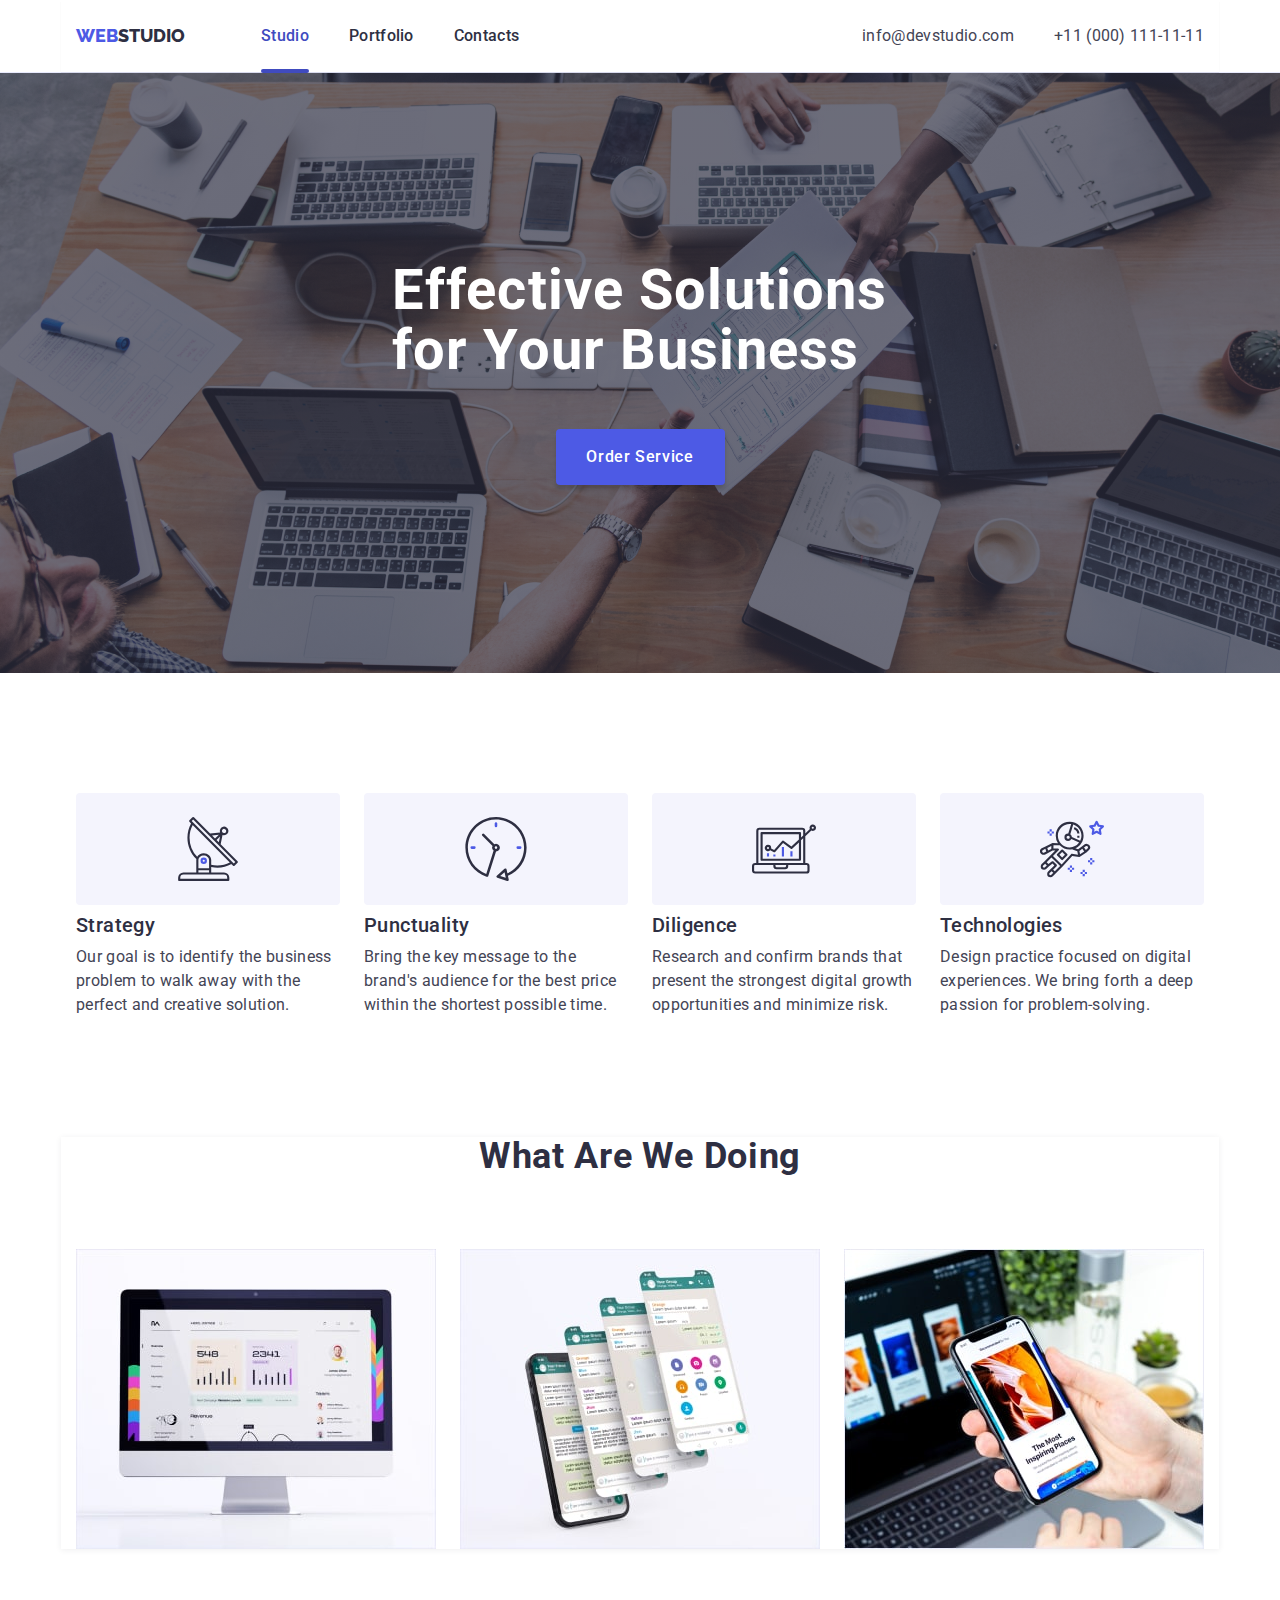
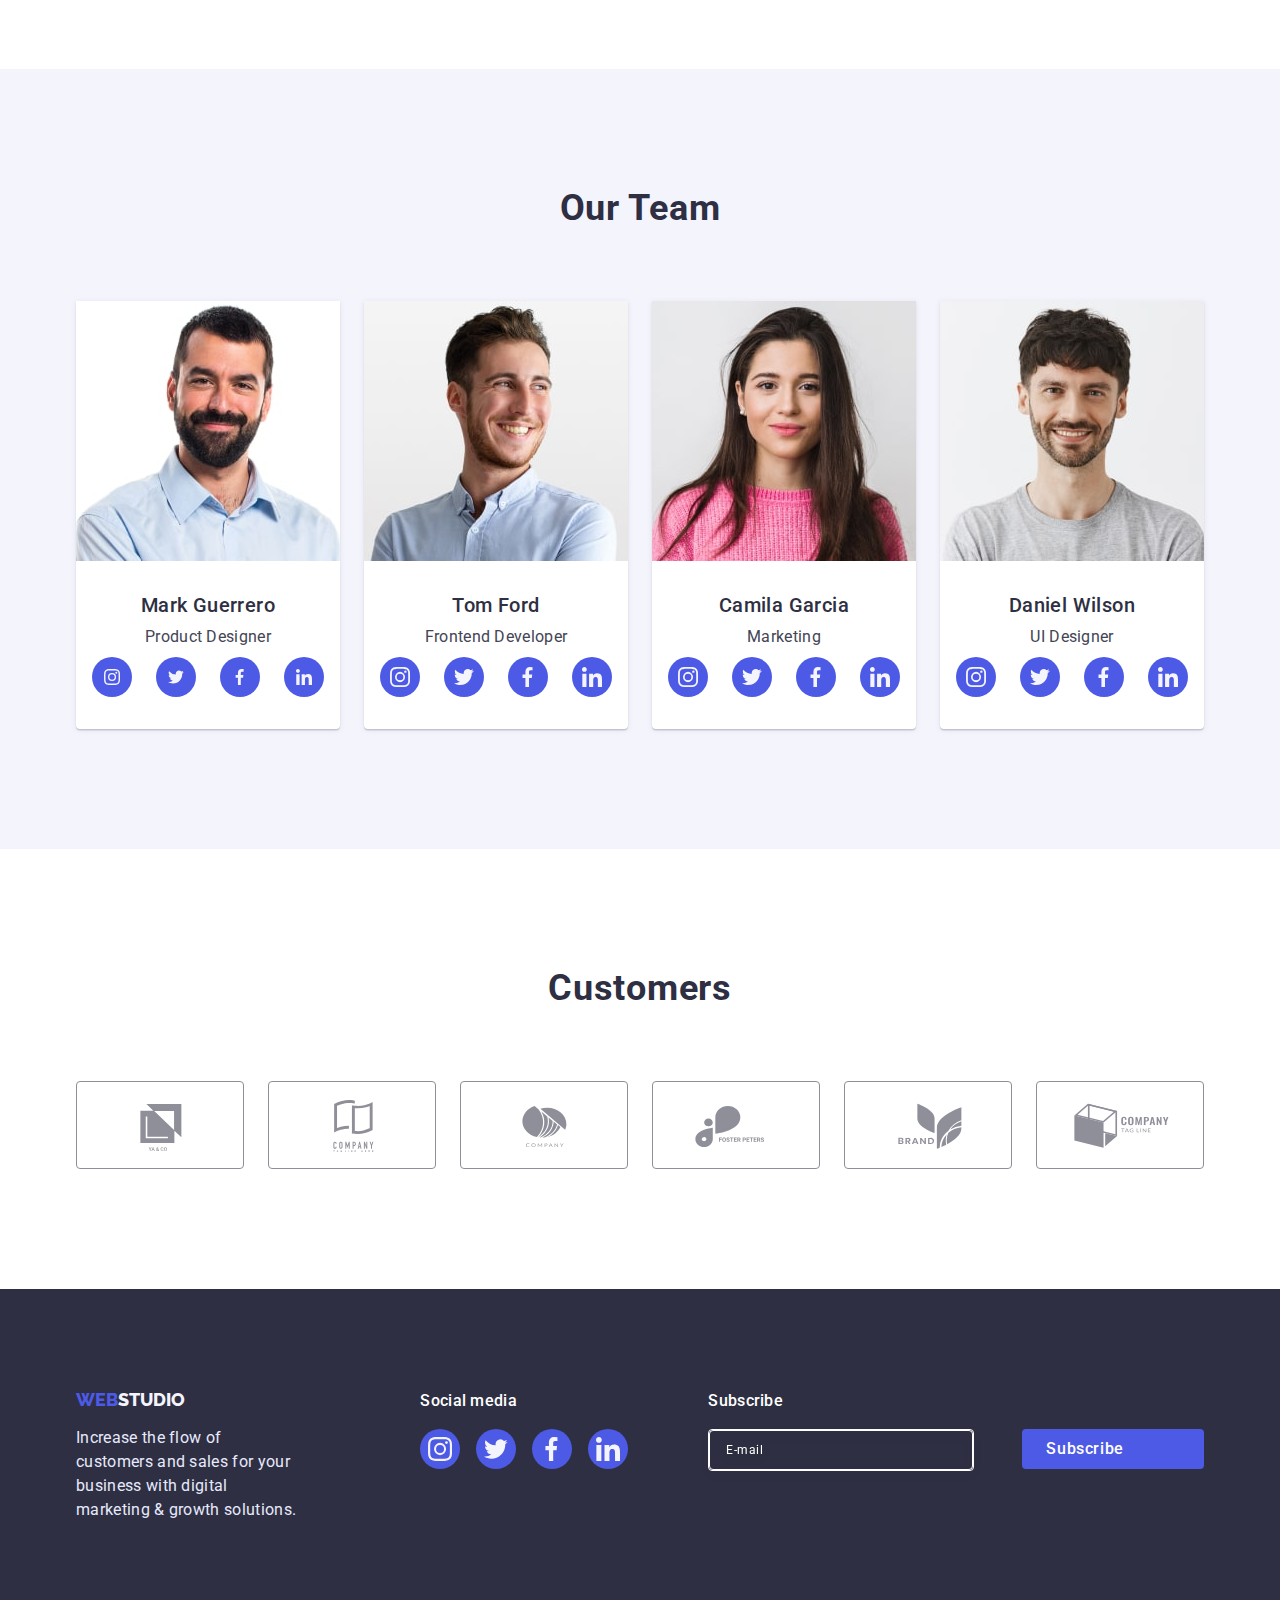
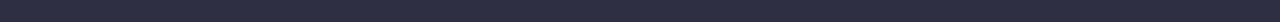
<file: index.html>
<!DOCTYPE html>
<html lang="en">
<head>
    <meta charset="UTF-8">
    <meta http-equiv="X-UA-Compatible" content="IE=edge">
    <meta name="viewport" content="width=device-width, initial-scale=1.0">
    <title>Main Page</title> 
    <link rel="preconnect" href="https://fonts.googleapis.com">
<link rel="preconnect" href="https://fonts.gstatic.com" crossorigin>
<link href="https://fonts.googleapis.com/css2?family=Raleway:wght@800&family=Roboto:wght@400;500;700&display=swap" rel="stylesheet">
<link rel="stylesheet" href="https://cdnjs.cloudflare.com/ajax/libs/modern-normalize/1.1.0/modern-normalize.min.css">
<link rel="stylesheet" href="./css/styles.css">
</head>
<body>
    <header class="header">
      <div class="container header-container">
        <nav class="menu link">
        <a class="logo-link studio" href="./index.html">Web<span class="header-logo-studio">Studio</span></a>
            <ul class="list link nav-list">
            <li class="menu-item link"><a class="menu-link current link" href="./index.html">Studio</a></li>
        <li class="menu-item link">
            <a class="menu-link link" href="./portfolio.html">Portfolio</a>
                                    </li>
        <li class="menu-item link">
            <a class="menu-link link" href="">Contacts</a>
                                  </li>
        </ul>
        </nav>
      <!-- contacts -->
      <address class="address">
        <ul class="list link address-list ">
        <li>
            <a class="contact-link  link" href=mailto:info@devstudio.com>info@devstudio.com</a></li>  
      <li>
          <a class="contact-link  link" href=tel:+110001111111>+11 (000) 111-11-11</a></li>
      </ul>
      </address>
    </div>
    </header>
      <!-- main  -->
    <main>
    <!-- Section1 -->
    <section class="section-hero">
        <div class="container">
            <h1 class="text-hero"> Effective Solutions
                for Your Business
            </h1>
          <button class="button-main" type="button" data-modal-open>Order Service </button>
        </div>
  </section>
        <!-- section2 -->
  <section class="section-no-name">
    <div class="container">
        <h2 class="visually-hidden">features</h2>
        <ul class="list-lodo list">
        <li class="desc">
          <div class="icon">
            <svg width="64" height="64">
              <use class="icon-playt" href="./images/icons.svg#antenna-1"></use>
            </svg>
          </div>
            <h3 class="title-description">Strategy</h3>
            <p class="text-description">Our goal is to identify the business
                problem to walk away with the perfect and creative solution. </p>
        </li>
        <li class="desc">
          <div class="icon">
            <svg width="64" height="64">
              <use href="./images/icons.svg#clock-1"></use>
            </svg>
          </div>
          <h3 class="title-description">Punctuality</h3>
            <p class="text-description">Bring the key message to the brand's audience for the best price within the shortest possible time.</p>
        </li>
        <li class="desc">
          <div class="icon">
            <svg width="64" height="64">
              <use href="./images/icons.svg#diagram-1"></use>
            </svg>
          </div>
          <h3 class="title-description">Diligence</h3>
            <p class="text-description">Research and confirm brands that present the strongest digital growth opportunities and minimize risk.</p>
        </li>
        <li class="desc">
          <div class="icon">
            <svg width="64" height="64">
              <use href="./images/icons.svg#astronaut-1"></use>
            </svg>
          </div>
          <h3 class="title-description">Technologies</h3>
            <p class="text-description">Design practice focused on digital experiences. We bring forth a deep passion for problem-solving.</p>
        </li>
       </ul>
    </div>
   </section>
    <!-- section 3 -->
  <section class="section-no-img">
     <div class="container container-title">
         <h2 class="title-text">What are we doing</h2>
         <ul class="list list-title">
          <li class="under-name">
          <img class="picc" src="./images/ourworks:img1.jpg" alt="desktop" width="360" height="300"/>
          </li>
          <li class="under-name">
          <img class="picc" src="./images/ourworks:img2.jpg" alt="desktop" width="360" height="300"/>
          </li>
          <li class="under-name">
          <img class="picc" src="./images/ourworks:img3.jpg" alt="desktop" width="360" height="300"/>
          </li>
        </ul>
    </div>
      </section>
              <!-- <section>4 -->
      <section class="team-section">
        <div class="container">
        <h2 class="title-text">Our Team</h2>
        <ul class="list-logo list">
        <li class="team-no-img">
          <img class="pic" src="./images/images:team:mark-guerrero.jpg" alt="mark guerrero" width="264" height="260"/>
          <div class="text-worker">
            <h3 class="team-text izi">Mark Guerrero</h3>
            <p class="team-secondary-text">Product Designer</p>
          <ul class="worker-soc-list list">
            <li class="worker-soc-item"><a href="" class="worker-soc-link"> <svg class="img-svg" width="16" height="16">
              <use href="./images/icons.svg#icon-instagram"></use>
            </svg></a></li>
            <li class="worker-soc-item"><a href="" class="worker-soc-link"><svg class="img-svg" width="16" height="16">
              <use href="./images/icons.svg#icon-twitter"></use>
            </svg></a></li>
            <li class="worker-soc-item"><a href="" class="worker-soc-link"><svg class="img-svg" width="16" height="16">
              <use href="./images/icons.svg#icon-facebook"></use>
            </svg></a></li>
            <li class="worker-soc-item"><a href="" class="worker-soc-link"><svg class="img-svg" width="16" height="16">
              <use href="./images/icons.svg#icon-linkedin"></use>
            </svg></a></li>
            </ul>
          </div>
          </li>
          <li class="team-no-img">
          <img class="pic" src="./images/images:team:tom-ford.jpg" alt="Tom Ford" width="264" height="260"/>
          <div class="text-worker">
            <h3 class="team-text izi">Tom Ford</h3>
            <p class="team-secondary-text">Frontend Developer</p>
            <ul class="worker-soc-list list">
              <li class="worker-soc-item"><a href="" class="worker-soc-link"> <svg class="worker-soc-icon" width="20" height="20">
                <use href="./images/icons.svg#icon-instagram"></use>
              </svg></a></li>
              <li class="worker-soc-item"><a href="" class="worker-soc-link"><svg width="20" height="20">
                <use href="./images/icons.svg#icon-twitter"></use>
              </svg></a></li>
              <li class="worker-soc-item"><a href="" class="worker-soc-link"><svg width="20" height="20">
                <use href="./images/icons.svg#icon-facebook"></use>
              </svg></a></li>
              <li class="worker-soc-item"><a href="" class="worker-soc-link"><svg width="20" height="20">
                <use href="./images/icons.svg#icon-linkedin"></use>
              </svg></a></li>
              </ul>
          </div>
          </li>
          <li class="team-no-img">
          <img class="pic" src="./images/images:team:camila-garcia.jpg" alt="camila garcia" width="264" height="260"/>
          <div class="text-worker">
            <h3 class="team-text izi">Camila Garcia</h3>
            <p class="team-secondary-text">Marketing</p>
            <ul class="worker-soc-list list">
              <li class="worker-soc-item"><a href="" class="worker-soc-link"> <svg width="20" height="20">
                <use href="./images/icons.svg#icon-instagram"></use>
              </svg></a></li>
              <li class="worker-soc-item"><a href="" class="worker-soc-link"><svg width="20" height="20">
                <use href="./images/icons.svg#icon-twitter"></use>
              </svg></a></li>
              <li class="worker-soc-item"><a href="" class="worker-soc-link"><svg width="20" height="20">
                <use href="./images/icons.svg#icon-facebook"></use>
              </svg></a></li>
              <li class="worker-soc-item"><a href="" class="worker-soc-link"><svg width="20" height="20">
                <use href="./images/icons.svg#icon-linkedin"></use>
              </svg></a></li>
              </ul>
          </div>
          </li>
          <li class="team-no-img">
          <img class="pic" src="./images/images:team:daniel-wilson.jpg" alt="daniel wilson" width="264" height="260"/>
          <div class="text-worker">
            <h3 class="team-text izi">Daniel Wilson</h3>
            <p class="team-secondary-text">UI Designer</p>
            <ul class="worker-soc-list list">
              <li class="worker-soc-item"><a href="" class="worker-soc-link"> <svg width="20" height="20">
                <use href="./images/icons.svg#icon-instagram"></use>
              </svg></a></li>
              <li class="worker-soc-item"><a href="" class="worker-soc-link"><svg width="20" height="20">
                <use href="./images/icons.svg#icon-twitter"></use>
              </svg></a></li>
              <li class="worker-soc-item"><a href="" class="worker-soc-link"><svg width="20" height="20">
                <use href="./images/icons.svg#icon-facebook"></use>
              </svg></a></li>
              <li class="worker-soc-item"><a href="" class="worker-soc-link"><svg width="20" height="20">
                <use href="./images/icons.svg#icon-linkedin"></use>
              </svg></a></li>
              </ul>
          </div>
        </li> 
        </ul>
      </div>
    </section>
    <!-- section 5 -->
    <section class="section-no-icons">
      <div class="container social">
<h2 class="title-text">Customers</h2>
      <ul class="socials-icon list">
        <li class="search"><a class="search-icon" href="">
            <svg class="img-svgg" width="104" height="56">
              <use href="./images/icons.svg#Logo-1"></use>
            </svg>
            </a></li>
          <li class="search"><a class="search-icon" href="">
          <svg class="img-svgg" width="104" height="56">
              <use href="./images/icons.svg#Logo-2"></use>
            </svg>
          </a></li>
            <li class="search"><a class="search-icon" href="">
          <svg class="img-svgg" width="104" height="56">
              <use href="./images/icons.svg#Logo-3"></use>
            </svg>
          </a></li>
          <li class="search"><a class="search-icon" href="">
          <svg class="img-svgg" width="104" height="56">
              <use href="./images/icons.svg#Logo-4"></use>
            </svg>
            </a></li>
            <li class="search"><a class="search-icon" href="">
            <svg class="img-svgg" width="104" height="56">
              <use href="./images/icons.svg#Logo-5"></use>
            </svg>
          </a></li>
        <li class="search"><a class="search-icon" href="">
          <svg class="img-svgg" width="104" height="56">
              <use href="./images/icons.svg#Logo-6"></use>
            </svg>
        </a></li>
      </ul>
</div>
    </section>
  </main>
    <footer class="footer link footer-list">
      <div class="container footer-container">
      <div class="container-logo">
        <a class="footer-logo link" href="./index.html">Web<span class="footer-logo-studio">Studio</span></a>
        <p class="footer-text-description">
          Increase the flow of customers and sales for your business with digital marketing & growth solutions.</p>
      </div>
      <div class="logo-icon"><p class="footer-text-end">Social media</p>
      <ul class="worker-soc-lisen list">
      <li class="worker-soc-items"><a href="" class="worker-soc-footer"> <svg class="img-svggg" width="24" height="24">
      <use href="./images/icons.svg#icon-instagram"></use>
      </svg></a></li>
      <li class="worker-soc-items"><a href="" class="worker-soc-footer"><svg class="img-svggg" width="24" height="24">
      <use href="./images/icons.svg#icon-twitter"></use>
      </svg></a></li>
      <li class="worker-soc-items"><a href="" class="worker-soc-footer"><svg class="img-svggg" width="24" height="24">
      <use href="./images/icons.svg#icon-facebook"></use>
      </svg></a></li>
      <li class="worker-soc-items"><a href="" class="worker-soc-footer"><svg class="img-svggg" width="24" height="24">
      <use href="./images/icons.svg#icon-linkedin"></use>
    </svg></a></li>
    </ul>
    </div>
    <div class="form-div-end">
    <p class="footer-text-end">Subscribe</p>
    <form class="contact-form-end">
    <label class="form-field-end">
    <input class="form-input-end" type="email" name="user-email" placeholder="E-mail"  required/>
    </label>
    <button class="form-btn-end" type="submit"><svg class="modal-icon-end" width="24" height="24">
      <use href="./images/icons.svg#sms"></use></svg> Subscribe </button>
  </form>
  </div>
  </div>
 </footer>
 <div class="backdrop is-hidden" data-modal>
  <div class="modal">
    <button type="button" class="model-close-btn" data-modal-close>
      <svg class="modal-close-icon" width="8" height="8">
        <use href="./images/icons.svg#btn"></use>
      </svg>
    </button>
    <p class="form-text-p">Leave your contacts and we will call you back</p>
  <form class="contact-form">
  <div class="modal-field">
      <label class="form-field-wrapper" for="user-name">Name</label>
      <div class="modal-desc">
        <input class="form-input" type="text" id="user-name" name="user-name" required pattern="[a-zA-Zа-яА-ЯіІїЇґҐ'єЄ]+"/>
        <svg class="form-imput-icon" width="18" height="24">
          <use class="form-icon" href="./images/icons.svg#men"></use>
        </svg>
    </div>
    </div>
    <div class="modal-field">
      <label class="form-field-wrapper" for="user-phone">Phone</label>
        <div class="modal-desc">
          <input class="form-input" type="tel" id="user-phone" name="user_tel" required pattern="[0-9]{3}-[0-9]{3}-[0-9]{2}-[0-9]{2}"
          title="xxx-xxx-xx-xx"
          />
          <svg class="form-imput-icon" width="18" height="24">
          <use class="form-icon" href="./images/icons.svg#tel"></use>
        </svg>
        </div>
      </div>
    <div class="modal-field">
      <label class="form-field-wrapper" for="user-email">Email</label>
        <div class="modal-desc">
          <input class="form-input" type="email" id="user-email" name="user_email" required/>
        <svg class="form-imput-icon" width="18" height="24">
          <use class="form-icon" href="./images/icons.svg#mail"></use>
        </svg>
        </div>
    </div>
        <div class="textarea-field">
          <label class="form-field-wrapper" for="user-comment">Comment</label>
          <textarea class="form-comment" id="user-comment" name="user-comment" placeholder="Text input"
          ></textarea>
          </div>
      <div class="modal-privacy">
    <input class="contact-checkbox visually-hidden" id="user-privacy" type="checkbox" name="user-privacy" value="true" required/>
  <label class="form-field-wrapper" for="user-privacy">
  <span class="check-emply">
    <svg class="form-own-checkbox" width="10" height="8">
              <use class="form-checkmark-icon" href="./images/icons.svg#check"></use>
            </svg>
  </span>
  I accept the terms and conditions of the 
    <a class="modal-check-field" href="">Privacy Policy</a></label>
</div>
<button type="submit" class="form-submit">Send</button>
</form>
</div>
</div>
<script src="./js/modal.js"></script>
</body>
</html>
</file>
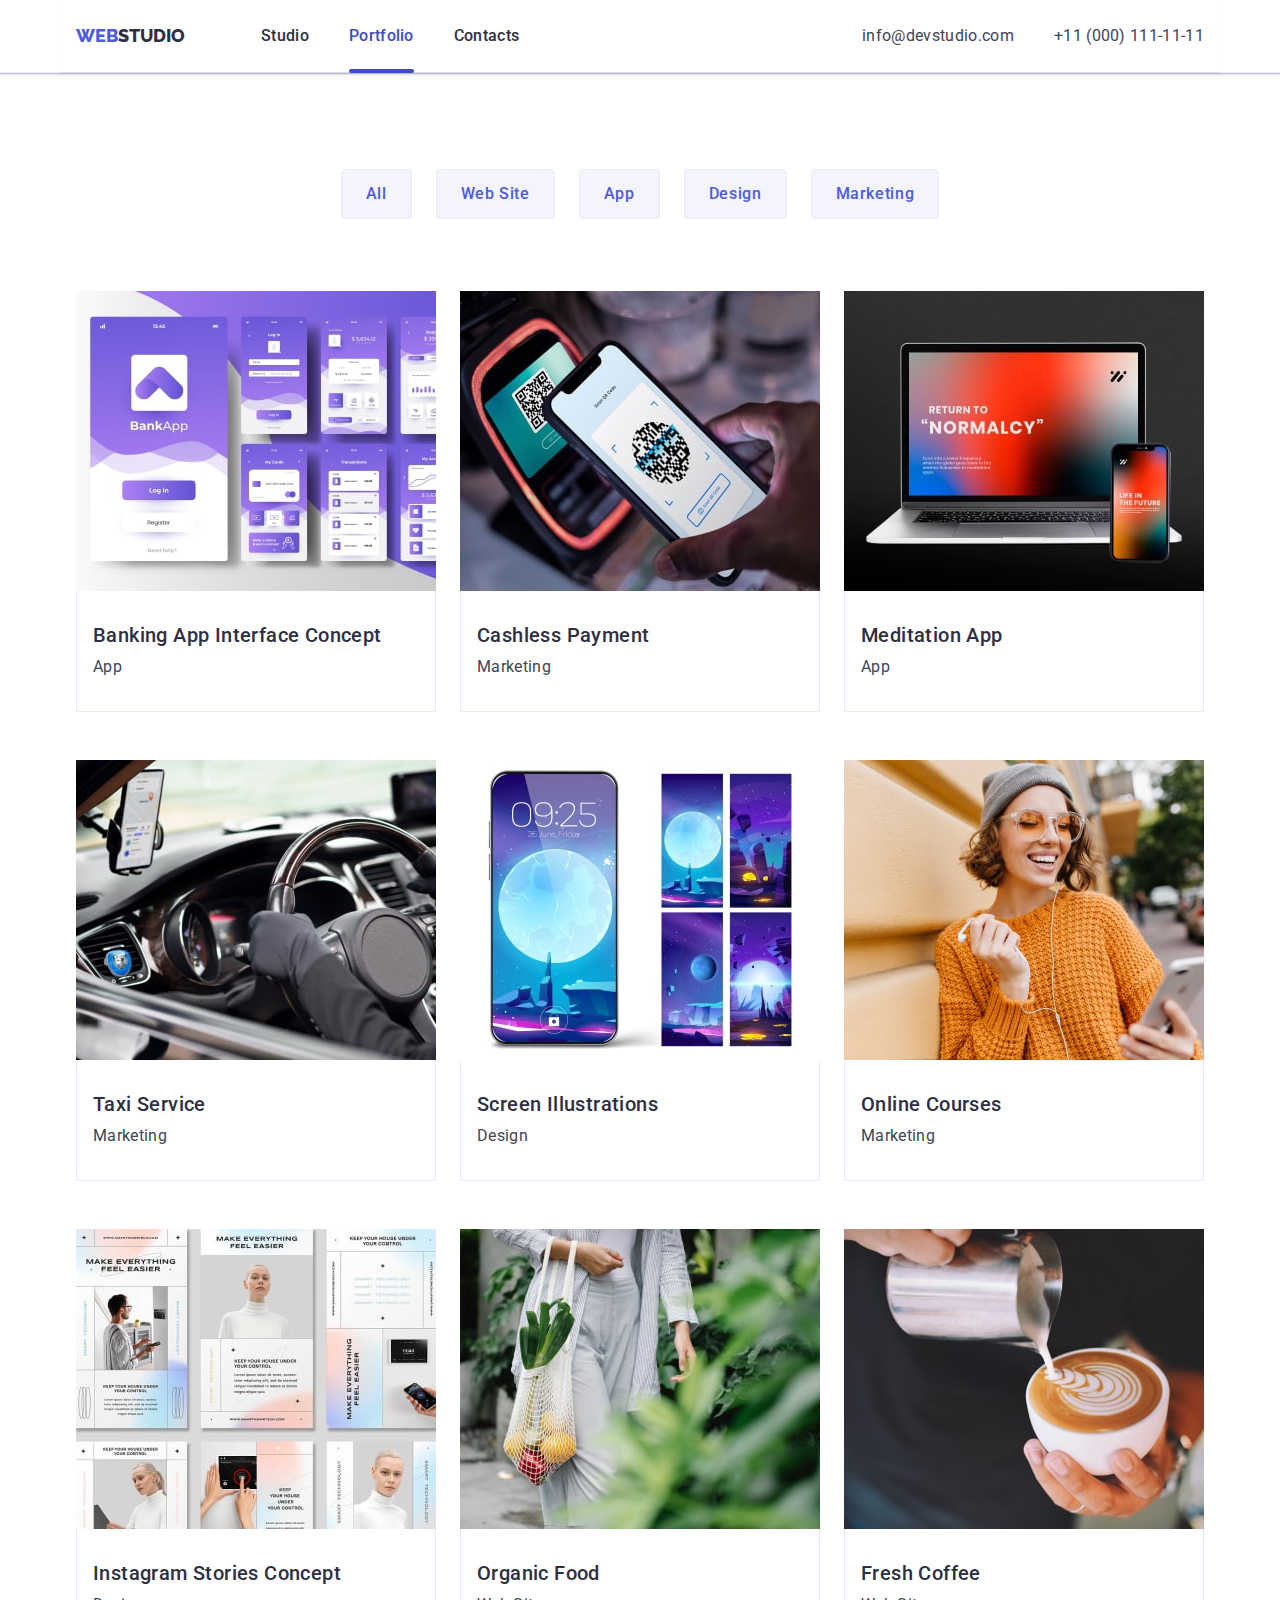
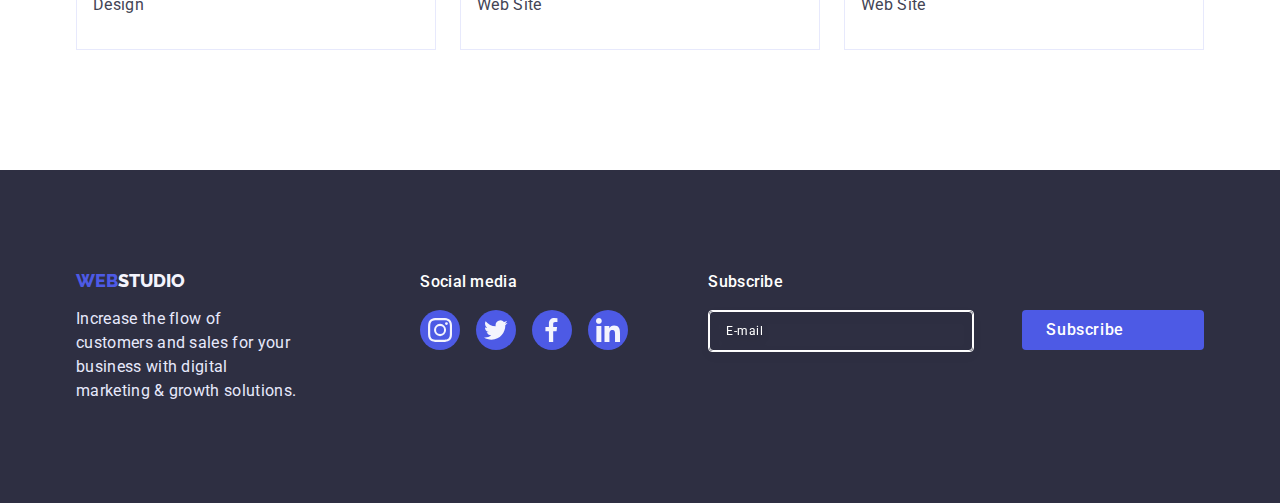
<file: portfolio.html>
<!DOCTYPE html>
<html lang="en">
<head>
    <meta charset="UTF-8">
    <meta http-equiv="X-UA-Compatible" content="IE=edge">
    <meta name="viewport" content="width=device-width, initial-scale=1.0">
    <title>Document</title><link rel="preconnect" href="https://fonts.googleapis.com" />
     <link rel="preconnect" href="https://fonts.googleapis.com">
     <link rel="preconnect" href="https://fonts.gstatic.com" crossorigin>
     <link rel="stylesheet" href="https://fonts.googleapis.com/css2?family=Raleway:wght@400;500;600;700;800;900&family=Roboto:wght@400;500;700;900&display=swap">
      <link rel="stylesheet" href="https://cdnjs.cloudflare.com/ajax/libs/modern-normalize/1.1.0/modern-normalize.min.css">
     <link rel="stylesheet" href="./css/styles.css" />
</head>
<body>
    <header class="header">
      <div class="container header-container">
      <nav class="menu">
        <a class="logo-link" href="./index.html">Web<span class="header-logo-studio">Studio</span></a>
            <ul class="list link nav-list">
              <li class="menu-item">
                <a class="menu-link link line" href="./index.html">Studio</a>
              </li>
              <li class="menu-item">
                <a class="menu-link link current line" href="./portfolio.html">Portfolio</a>
              </li>
              <li class="menu-item">
                <a class="menu-link link line" href="">Contacts</a>
              </li>
            </ul>
            </nav>
          <!-- contacts -->
           <address class="address">
            <ul class="list link address-list">
              <li>
                <a class="contact-link link" href="mailto:info@devstudio.com"
                 >info@devstudio.com</a
               >
             </li>
             <li>
               <a class="contact-link link" href="tel:+110001111111"
                 >+11 (000) 111-11-11</a>
            </li>
            </ul>
        </address>
        </div>
      </header>
  <!-- MAIN -->
      <main>
        <section class="section-prioriti">
        <div class="container row">
          <h1 class="visually-hidden">Portfolio</h1>
            <ul class="list list-btn">
              <li class="items"><button class="portfolio-buttons portfo-lio" type="button">All</button></li>
              <li class="items"><button class="portfolio-buttons portfo-lio" type="button">Web Site</button></li>
              <li class="items"><button class="portfolio-buttons portfo-lio" type="button">App</button></li>
              <li class="items"><button class="portfolio-buttons portfo-lio" type="button">Design</button></li>
              <li class="items"><button class="portfolio-buttons portfo-lio" type="button">Marketing</button></li>
            </ul>
              <ul class="list phfoto">
                    <li class="items-list">
                      <a href="" class="link no-bank">
                      <div class="wrapper-no-name">
                        <img class="pic"
                         src="./images/banking-app.jpg"
                         alt="Banking App Interface"
                         width="360"
                         height="300"
                        />
                        <p class="overlay">14 Stylish and User-Friendly App Design Concepts · Task Manager App · Calorie Tracker App · Exotic Fruit Ecommerce App · Cloud Storage App</p>
                      </div>
                      <div class="revolution">
                        <h2 class="team-text use">Banking App Interface Concept</h2>
                        <p class="team-secondary-text use">App</p>
                      </div>
                      </a>
                     </li>
                     <li class="items-list">
                      <a href="" class="link no-bank">
                        <div class="wrapper-no-name">
                        <img class="pic"
                       src="./images/cashless-payment.jpg"
                       alt="bank terminal"
                       width="360"
                       height="300"
                       />
                       <p class="overlay">14 Stylish and User-Friendly App Design Concepts · Task Manager App · Calorie Tracker App · Exotic Fruit Ecommerce App · Cloud Storage App</p>
                       </div>
                       <div class="revolution">
                         <h2 class="team-text use">Cashless Payment</h2>
                          <p class="team-secondary-text use">Marketing</p>
                       </div>
                       </a>
                       </li>
                       <li class="items-list">
                        <a href="" class="link no-bank">
                        <div class="wrapper-no-name">
                          <img class="pic"
                        src="./images/meditation.jpg"
                        alt="app"
                        width="360"
                        height="300"
                        />
                        <p class="overlay">14 Stylish and User-Friendly App Design Concepts · Task Manager App · Calorie Tracker App · Exotic Fruit Ecommerce App · Cloud Storage App</p>
                        </div>
                        <div class="revolution">
                          <h2 class="team-text use">Meditation App</h2>
                          <p class="team-secondary-text use">App</p>
                        </div>
                        </a>
                        </li>
                       <li class="items-list">
                      <a href="" class="link no-bank">
                        <div class="wrapper-no-name">
                        <img class="pic"
                        src="./images/driver.jpg"
                        alt="the driver"
                        width="360"
                        height="300"
                        />
                        <p class="overlay">14 Stylish and User-Friendly App Design Concepts · Task Manager App · Calorie Tracker App · Exotic Fruit Ecommerce App · Cloud Storage App</p>
                        </div>
                        <div class="revolution">
                         <h2 class="team-text use">Taxi Service</h2>
                         <p class="team-secondary-text use">Marketing</p>
                       </div>
                      </a> 
                     </li>
                     <li class="items-list">
                      <a href="" class="link no-bank">
                      <div class="wrapper-no-name">
                        <img class="pic"
                      src="./images/cellphone.jpg"
                      alt="Screen Illustrations"
                      width="360"
                      height="300"
                       />
                       <p class="overlay">14 Stylish and User-Friendly App Design Concepts · Task Manager App · Calorie Tracker App · Exotic Fruit Ecommerce App · Cloud Storage App</p>
                      </div>
                       <div class="revolution">
                        <h2 class="team-text use">Screen Illustrations</h2>
                        <p class="team-secondary-text use">Design</p>
                      </div>
                      </a>
                     </li>
                     <li class="items-list">
                       <a href="" class="link no-bank">
                        <div class="wrapper-no-name">
                        <img class="pic"
                        src="./images/girl.jpg"
                        alt="happy girl"
                        width="360"
                        height="300"
                        />
                        <p class="overlay">14 Stylish and User-Friendly App Design Concepts · Task Manager App · Calorie Tracker App · Exotic Fruit Ecommerce App · Cloud Storage App</p>
                        </div>
                        <div class="revolution">
                         <h2 class="team-text use">Online Courses</h2>
                         <p class="team-secondary-text use">Marketing</p>
                       </div>
                       </a>
                    </li>
                      <li class="items-list">
                       <a href="" class="link no-bank">
                        <div class="wrapper-no-name">
                        <img class="pic"
                       src="./images/instagram.jpg"
                       alt="Instagram content"
                       width="360"
                       height="300"
                       />
                       <p class="overlay">14 Stylish and User-Friendly App Design Concepts · Task Manager App · Calorie Tracker App · Exotic Fruit Ecommerce App · Cloud Storage App</p>
                      </div>
                       <div class="revolution">
                         <h2 class="team-text use">Instagram Stories Concept</h2>
                         <p class="team-secondary-text use">Design</p>
                       </div>
                       </a>
                      </li>
                    <li class="items-list">
                      <a href="" class="link no-bank">
                        <div class="wrapper-no-name">
                        <img class="pic"
                       src="./images/food.jpg"
                       alt="a bag of vegetables"
                        width="360"
                        height="300"
                        />
                        <p class="overlay">14 Stylish and User-Friendly App Design Concepts · Task Manager App · Calorie Tracker App · Exotic Fruit Ecommerce App · Cloud Storage App</p>
                        </div>
                        <div class="revolution">
                         <h2 class="team-text use">Organic Food</h2>
                         <p class="team-secondary-text use">Web Site</p>
                       </div>
                       </a>
                     </li>
                     <li class="items-list">
                      <a href="" class="link no-bank">
                        <div class="wrapper-no-name">
                        <img class="pic" src="./images/coffee.jpg" 
                      alt="coffee" 
                       width="360"
                       height="300"
                       />
                       <p class="overlay">14 Stylish and User-Friendly App Design Concepts · Task Manager App · Calorie Tracker App · Exotic Fruit Ecommerce App · Cloud Storage App</p>
                       </div>
                       <div class="revolution">
                         <h2 class="team-text use">Fresh Coffee</h2>
                        <p class="team-secondary-text use">Web Site</p>
                       </div>
                      </a>
                    </li>
            </ul> 
        </div>
    </section>
      </main>
      <footer class="footer link footer-list">
        <div class="container footer-container">
        <div class="container-logo">
          <a class="footer-logo link" href="./index.html">Web<span class="footer-logo-studio">Studio</span></a>
          <p class="footer-text-description">
            Increase the flow of customers and sales for your business with digital marketing & growth solutions.
        </p>
        </div>
    <div class="logo-icon"><p class="footer-text-end">Social media</p>
    <ul class="worker-soc-lisen list">
      <li class="worker-soc-item"><a href="" class="worker-radius"> <svg class="img-svggg" width="24" height="24">
        <use href="./images/icons.svg#icon-instagram"></use>
      </svg></a></li>
      <li class="worker-soc-item"><a href="" class="worker-radius"><svg class="img-svggg" width="24" height="24">
        <use href="./images/icons.svg#icon-twitter"></use>
      </svg></a></li>
      <li class="worker-soc-item"><a href="" class="worker-radius"><svg class="img-svggg" width="24" height="24">
        <use href="./images/icons.svg#icon-facebook"></use>
      </svg></a></li>
      <li class="worker-soc-item"><a href="" class="worker-radius"><svg class="img-svggg" width="24" height="24">
        <use href="./images/icons.svg#icon-linkedin"></use>
      </svg></a></li>
      </ul>
    </div>
    <div class="form-div-end">
      <p class="footer-text-end">Subscribe</p>
      <form class="contact-form-end">
      <label class="form-field-end">
      <input class="form-input-end" type="email" name="user-email" placeholder="E-mail"  required/>
      </label>
      <button class="form-btn-end" type="submit"><svg class="modal-icon-end" width="24" height="24">
        <use href="./images/icons.svg#sms"></use>
       </svg> Subscribe </button>
    </form>
    </div>
  </div>
  </footer>
</body>
</html>
</file>
<file: css/styles.css>
.list {
    list-style: none;
}
:root {
    --main-background-color: #ffffff;
    --footer-beckgrond-color: #2e2f42;
    --team-section-color: #f4f4fd;
    --hover-focus-color: #404bbf;
    --title-color: #2e2f42;
    --text-color: #434455;
    --text-footer-color: #e7e9fc;
    --blue-text-color: #4d5ae5;
    --white-btn-color: #e7e9fc;
    --border-radius:#8e8f99;
    --radius-two : #31d0aa;
    --transition-one: color 250ms cubic-bezier(0.4, 0, 0.2, 1);
    --transition-two:background-color 250ms cubic-bezier(0.4, 0, 0.2, 1);
    --transition-three: border-color 250ms cubic-bezier(0.4, 0, 0.2, 1);
    --transition-four:box-shadow 250ms cubic-bezier(0.4, 0, 0.2, 1);
    --transition-five: border 250ms cubic-bezier(0.4, 0, 0.2, 1);
}
p,h1,h2,h3,h4,h5{
  margin: 0;;
}
ul{
  padding-left: 0;
 margin: 0;
}
body {
    font-family: "Roboto", sans-serif;
    font-size: 16px;             
    color: var(--text-color);
    background-color: var(--main-background-color);
    }
.list{
  text-decoration: none;
}
.container{
  width: 1158px;
  padding-left: 15px;
  padding-right: 15px;
  margin: 0px auto;
  border-top: none;
}
  .menu-item{
  transition: var(--transition-one);
}
.menu-link {
  position: relative;
  font-weight: 500;
  font-size: 16px;
  line-height: 1.5;
  letter-spacing: 0.02em;
  color: var(--title-color);
  padding-top: 24px;
  padding-bottom: 24px;
  display: block;
  transition: var(--transition-one);

}
.menu-link:hover,
 .menu-link:focus {
  color: var(--hover-focus-color);
 }
.link{
  text-decoration: none;
}
.header{
border-bottom: 1px solid #e7e9fc;
box-shadow: 0px 2px 1px rgba(46, 47, 66, 0.08), 0px 1px 1px rgba(46, 47, 66, 0.16), 0px 1px 6px rgba(46, 47, 66, 0.08);

}
 .header-container{
  display: flex;

}
.nav-list{
  display: flex;
  gap: 40px;
}
.current::after{
  position: absolute;
  content: "";
  width: 100%;
  height: 4px;
  left: 0;
  bottom: -1px;
  display: block;
  background-color: var(--hover-focus-color);
  border-radius: 2px;
  transition: var(--hover-focus-color);
  }
.current{
  color: var(--hover-focus-color); 
}
/* ===============LOGO============== */
 .logo {
  font-family:"Raleway", sans-serif ;
  font-weight: 800;
   font-size: 18px;
   line-height: 1.17;
   align-items: center;
   text-transform: uppercase;
   letter-spacing: 0.03em;
   text-decoration: none;
    color: var(--blue-text-color) ;
   margin-right: 76px;
  }
  .header-logo-studio {
   color: var(--title-color);
   
  }
 .footer-logo-studio {
  color: var(--team-section-color);
 }
.logo-link{
  font-family: "Raleway", sans-serif;
font-style: normal;
font-weight: 800;
font-size: 18px;
line-height: 1.17;
color: var(--blue-text-color);
text-decoration: none;
text-transform: uppercase;
margin-right: 76px;
}
 /* ===============/LOGO/============== */
 .menu {
  list-style: none;
  text-decoration: none;
   display: flex;
   align-items: center;
  margin-right: auto;
}
 /* ==========Contacts========= */
.address {
  font-style: normal;
  }
.address-list{
display: flex;
gap: 40px;
}
.contact-link {
  font-weight: 400;
  font-size: 16px;
  line-height: 1.5;
  letter-spacing: 0.02em;
  color: var(--text-color);
  padding-top: 24px ;
  padding-bottom: 24px;
  display: block;
  transition: var(--transition-one);
}
.contact-link:hover,
.contact-link:focus {
  color: var(--hover-focus-color);

  }
 /* ==========/Contacts/========= */
.button-main {
  min-width: 169px;
  height: 56px;
  font-weight: 500;
  font-size: 16px;
  line-height: 1.5;
  letter-spacing: 0.04em;
  font-family: inherit;
  color: var(--main-background-color);
  background: var(--blue-text-color);
  border: 4px;
  border-radius: 4px;
  display: block;
  margin-left: auto;
  margin-right: auto;
  cursor: pointer;
  border: none;
  box-shadow: 0px 4px 4px 0px rgba(0, 0, 0, 0.15);
  transition: var(--transition-two);
}
.button-main:hover,
.button-main:focus {
  background: var(--hover-focus-color);
  }
.section-hero {
  background: var(--title-color);
  padding: 188px 0; ;
  }
.text-hero {
  max-width: 496px; ;
  font-weight: 700;
  font-size: 56px;
  font-weight: 700;
  line-height: 1.07;
  letter-spacing: 0.02em;
  color: var(--main-background-color);
  padding: 188px,472px,292px,472px;
  margin-left: auto;
  margin-right:auto;
  margin-bottom: 48px;
}
 .title-text {
   font-size: 36px;
   line-height: 1.11;
   font-weight: 700;
   text-align: center;
   letter-spacing: 0.02em;
   color: var(--title-color);
   text-transform: capitalize;
   margin-bottom: 72px;
  }
/* component */
 .title-description {
   font-weight: 500;
   font-size: 20px;
   line-height: 1.2;
   letter-spacing: 0.02em;
   color: var(--title-color);
   margin-bottom: 8px ;
  }
.text-description {
   font-weight: 400;
   font-size: 16px;
   line-height: 1.5;
   letter-spacing: 0.02em;
   color: var(--text-color);
 }
 .footer-text-description {
   font-weight: 400;
   max-width: 264px;
   font-size: 16px;
   line-height: 1.5;
   letter-spacing: 0.02em;
   color: var(--text-footer-color);
 }
 .footer{
  background-color: var(--footer-beckgrond-color);
  padding-top: 100px; 
  padding-bottom: 100px;
  }
 /* ==============Team============ */
 .team-section {
   background-color: var(--team-section-color);
 }
 .team-img {
   background-color: var(--main-background-color);
 }
.portfolio-buttons:hover{
color: var(--main-background-color);
box-shadow: 0px 2px 2px 0px rgba(0, 0, 0, 0.12),0px 2px 1px 0px rgba(0, 0, 0, 0.08),0px 3px 1px 0px rgba(0, 0, 0, 0.1);
background-color: var(--hover-focus-color);
border: 1px solid transparent 
}
.portfolio-buttons:focus{
color: var(--main-background-color);
background-color: var(--hover-focus-color);
box-shadow: 0px 2px 2px 0px rgba(0, 0, 0, 0.12),0px 2px 1px 0px rgba(0, 0, 0, 0.08),0px 3px 1px 0px rgba(0, 0, 0, 0.1);
border: 1px solid transparent
}
.portfolio-buttons{  
  font-family: "Roboto",sans-serif;
  font-weight: 500;
  line-height: 1.5;
  font-size: 16px;
  letter-spacing: 0.04em;
  color: var(--blue-text-color);
  background: var(--team-section-color);
  cursor: pointer;
  border-radius: 4px;
  border: 1px solid var(--white-btn-color);
  padding: 12px 24px;
  transition: var(--transition-one),var(--transition-two),var(--transition-three),var(--transition-four);
}
.no-bank:hover,
.no-bank:focus{
  box-shadow: 0px 1px 6px rgba(46, 47, 66, 0.08), 0px 1px 1px rgba(46, 47, 66, 0.16), 0px 2px 1px rgba(46, 47, 66, 0.08);
}
.no-bank{
  display: block;
transition: var(--transition-four);
}
.team-text {
  font-weight: 500;
  font-size: 20px;
  line-height: 1.2;
  letter-spacing: 0.02em;
  color: var(--footer-beckgrond-color);
  text-align: center;
}
 .team-secondary-text {
  font-size: 16px;
  line-height: 1.5;
  letter-spacing: 0.02em;
  color:var(--text-color);
  text-decoration: none;
  text-align: center;
}
.mail{
font-family: Roboto;
font-size: 16px;
line-height:1.5;
letter-spacing: 0.02em;
color: var(--text-color);
}
.mail:hover{
  color: var(--hover-focus-color);
}
.mail:focus{
  color: var(--hover-focus-color);
}
.list-lodo{
  display: flex;
  gap: 24px; ;
}
.list-title{
  display: flex;
  gap: 24px;
}
.airdrop{
display: flex;
 gap: 24px;
}
.team-section{
padding-bottom: 120px; 
padding-top: 120px;
}
.list-logo{
display: flex;
gap: 24px; 
}
.img-mark{
  padding-top: 32px; 
padding-left: 16px;
margin: auto;
}
.img-tom{
  padding-top: 32px;
}
.img-camila{
  padding-top: 32px;
}
.img-daniel{
  padding-top: 32px;
}
.team-text{
margin-bottom: 8px;
text-align: center;
text-align: start;
}
.list-btn{
display: flex;
gap: 24px; 
margin-bottom: 72px;
justify-content: center;
}
.phfoto{
display: flex;
flex-wrap: wrap;
column-gap: 24px;
row-gap: 48px;
}
.text{
  margin-left: 16px;
 }
.revolution{
padding: 32px 16px;
border: 1px red;
border-top: 1px solid #000;
border: 1px solid #E7E9FC;
border-top: none;
display: block;
}
.section-no-name{
  padding: 120px 0; ;
}
.section-no-img{
  padding-bottom: 120px ;
}
.container-title{
box-shadow: 0px 2px 1px 0px rgba(46, 47, 66, 0.08);
box-shadow: 0px 1px 1px 0px rgba(46, 47, 66, 0.16);
box-shadow: 0px 1px 6px 0px rgba(46, 47, 66, 0.08);
}
.under-name{
  width: calc((100% - 48px) / 3);
}
.team-no-img{
width: calc((100% - 72px) / 4);
border-radius: 0px 0px 4px 4px;;
box-shadow: 0px 2px 1px 0px rgba(46, 47, 66, 0.08),0px 1px 1px 0px rgba(46, 47, 66, 0.16),0px 1px 6px 0px rgba(46, 47, 66, 0.08);
background-color: var(--main-background-color);
}
.desc{
  width: calc((100% - 72px) / 4);
}
.picc{
  display: block;
}
.pic{
  display: block;
}
.footer-logo{
font-family: "Raleway", sans-serif;
font-style: normal;
font-weight: 800;
font-size: 18px;
line-height: 1.17;
color: var(--blue-text-color);
text-decoration: none;
text-transform: uppercase;
display: inline-block;
margin-bottom: 16px;
  }
  .footer-container{
    align-items: baseline;
  }
.text-worker{
  padding: 32px 16px;
}
.section-prioriti{
padding: 96px 0 120px;
}
.items-list{
  width: calc((100% - 48px) / 3); 
}
.use{
  text-align: start;
}
.izi{
  text-align: center;
}
.section-hero{
max-width: 1440px;
height: 600px;
background-image:linear-gradient(rgba(46, 47, 66, 0.7),rgba(46, 47, 66, 0.7)), url("../images/img-name.jpg");
background-repeat: no-repeat ;
background-size: cover;
align-content: center;
justify-content: center;
margin-left: auto;
margin-right: auto;}
.worker-soc-list {
display: flex;
gap: 24px;
justify-content: center;
margin-top: 8px;
}
.worker-soc-lisen {
display: flex;
gap: 16px;
justify-content: center;
}
.worker-soc-footer {
width: 100%;
height: 100%;
border-radius: 50%;
background-color: #4D5AE5;
display: flex;
justify-content: center;
align-items: center;
gap: 16px;
transition: var(--transition-two);
}
.worker-soc-footer:hover,
.worker-soc-footer:focus{
  background-color: var(--radius-two);
}
.worker-soc-item {
width: 40px;
height: 40px;
justify-content: center;
gap: 24px;
}
.worker-soc-items {
width: 40px;
height: 40px;
justify-content: center;
gap: 16px;
}
.worker-soc-link {
width: 100%;
height: 100%;
border-radius: 50%;
background-color: #4D5AE5;
display: flex;
justify-content: center;
align-items: center;
transition: var(--transition-two);
}
.worker-soc-link:hover,
.worker-soc-link:focus{
background-color: var(--hover-focus-color);
  }
.worker-radius {
width: 100%;
height: 100%;
border-radius: 50%;
background-color: #4D5AE5;
display: flex;
justify-content: center;
align-items: center;
transition: var(--transition-two);
}
.worker-radius:hover,
.worker-radius:focus{
background-color: var(--radius-two);
  }
  .text-worker{
  padding: 32px 0 32px;
}
.img-svg{
  fill: var(--team-section-color);
}
.header-container{
box-shadow: 0px 1px 6px 0px rgba(46, 47, 66, 0.08);
box-shadow: 0px 1px 1px 0px rgba(46, 47, 66, 0.16);
box-shadow: 0px 2px 1px 0px rgba(46, 47, 66, 0.08);
}
.footer-text-end{
  font-family: "Roboto", sans-serif;
  font-weight: 500;
  line-height: 1.5;
  letter-spacing: 0.02em;
  justify-content: center;
  align-content: center;
  display: block;
  margin-bottom: 16px;
color: var(--main-background-color);
}
.visually-hidden{
    position: absolute;
    white-space: nowrap;
    width: 1px;
    height: 1px;
    overflow: hidden;
    border: 0;
    padding: 0;
    clip: rect(0 0 0 0);
    clip-path: inset(50%);
    margin: -1px;
}
.icon{
  width: 264px;
  height: 112px;
  background-color: var(--team-section-color);
  border-radius: 4px;
  gap: 24px;
  display: flex;
  align-items: center;
  justify-content: center;
  margin-bottom: 8px;
}
.icon-playt{
  margin: 24px 102px;
}
.footer-container{
  display: flex;
}
.container-logo{
  margin-right: 120px;
}
.section-no-icons{
  padding: 120px 156px;
  }
.socials-icon{
  display: flex;
  gap: 24px;
}
.search{
  height: 88px;
  }
.search-icon{
width: 100%;
height: 100%;
display: flex;
justify-content: center;
border: 1px solid var(--border-radius);
border-radius: 4px;
align-items: center;
color: var(--border-radius);
transition: var(--transition-three),var(--transition-one);
}
.search-icon:hover,
.search-icon:focus{
color: var(--hover-focus-color);
border-color: var(--hover-focus-color);
}
/**<!-- section 5 --> ***/
.section-no-icons{
  padding: 120px 0 120px;
}
.search{
  width: calc((100% - 120px) / 6); 
}
.img-svgg:hover,
.img-svgg:focus{
color: var(--hover-focus-color);
border-color: var(--hover-focus-color);
transition: color 250ms cubic-bezier(0.4, 0, 0.2, 1);
}
.img-svgg{
fill: currentColor;
}
.img-svggg{
  fill:var(--team-section-color);
}
.overlay{
  position: absolute;
  top: 0;
  left: 0;
  width: 100%;
  height: 100%;
  color: var(--team-section-color);
  background-color: var(--blue-text-color);
  padding: 40px 32px;
  letter-spacing: 0.02em;
  line-height: 24px;
  overflow: auto;
  transform: translateY(100%);
  transition: transform 250ms cubic-bezier(0.4, 0, 0.2, 1);
}
  .wrapper-no-name{
  position: relative;
  overflow: hidden;
  }
  .wrapper-no-name:focus.overlay,
  .wrapper-no-name:hover.overlay{
  transform: translateY(0%);
  }
  .no-bank:hover .overlay,
.no-bank:focus .overlay {
    transform: translateY(0%);
}
  /* Backdrop */
.backdrop{
position: fixed;
left: 0;
top: 0;
width: 100vw;
height: 100vh;
background: rgba(46, 47, 66, 0.4);
transition: opacity 250ms cubic-bezier(0.4, 0, 0.2, 1), visibility 250ms cubic-bezier(0.4, 0, 0.2, 1);
}
.modal{
  position: absolute;
  top: 50%;
  left: 50%;
  transform: translate(-50%,-50%)scale(1);
  width: 408px;
  min-height: 584px;
  background: #FCFCFC;
  box-shadow: 0px 1px 1px rgba(0, 0, 0, 0.14), 0px 1px 3px rgba(0, 0, 0, 0.12),
    0px 2px 1px rgba(0, 0, 0, 0.2);
  border-radius: 4px;
  padding: 72px 24px 24px;
  transition: transform 250ms cubic-bezier(0.4, 0, 0.2, 1);
}
.backdrop.is-hidden .modal {
  transform: translate(-50%, -50%) scale(1);
}
.model-close-btn{
  position: absolute;
  top: 24px;
  right: 24px;
  width: 24px;
  height: 24px;
  border-radius: 50%;
  display: flex;
  align-items: center;
  justify-content: center;
  border: 1px solid rgba(0, 0, 0, 0.1);
  border-radius: 50%;
  background-color: var(--text-footer-color);
  padding: 0px;
  cursor: pointer;
  transition: var(--transition-two),var(--transition-five);
}
.model-close-btn:hover,
.model-close-btn:focus{
background-color: var(--hover-focus-color);
border: none;
fill: var(--main-background-color);
}
.is-hidden{
opacity: 0;
visibility: hidden;
pointer-events: none;
}
.form-text-p{
font-weight: 500;
font-size: 16px;
line-height: 1.5;
text-align: center;
letter-spacing: 0.02em;
color: var(--footer-beckgrond-color);
padding-bottom: 16px;
margin-bottom: 16px;
}
.modal-close-icon{
transition: fill 250ms cubic-bezier(0.4, 0, 0.2, 1);
}
.form-field-wrapper{
display: block;
font-weight: 400;
font-size: 12px;
line-height: 1.17;
letter-spacing: 0.04em;
padding-top: 8px;
padding-bottom: 4px;
letter-spacing: 0.04em;
color: var(--border-radius);
margin-bottom: 4px;
}
.form-input{
  width: 100%;
  height: 40px;
  border: 1px solid rgba(46, 47, 66, 0.4);
  border-radius: 4px;
  padding-left: 38px;
  background-color: transparent;
outline: transparent;
transition: var(--transition-three);
}
.form-input:focus{
  border-color: var(--blue-text-color);
}
.contact-checkbox{
  display: block;
  margin-bottom: 16px;
}
.modal-desc{
  position: relative; 
  display: block;
font-style: normal;
line-height: 14px;
letter-spacing: 0.01em;
color: var(--border-radius);
margin-bottom: 4px;
}
.form-imput-icon{
position: absolute;
display: block;
left: 16px;
top: 50%;
transform:translateY(-50%);;
transition: fill 250ms cubic-bezier(0.4, 0, 0.2, 1);
}
.form-imput-icon:focus{
  fill: var(--blue-text-color);
}
.textarea-field{
  margin-bottom: 16px;
}
.modal-field{
position: relative;
display: block;
margin-bottom: 8px;
}
.form-input:focus + .form-imput-icon{
  fill: var(--blue-text-color);
}
.form-comment{
  width: 360px;
  height: 120px;
  font-size: 12px;
  letter-spacing: 0.04em; 
  line-height: 1.17;
  resize: none;
  padding: 8px 16px;
  border: 1px solid rgba(46, 47, 66, 0.4);
  border-radius: 4px;
  background: transparent;
  color: rgba(46, 47, 66, 0.4); ;
  transition: var(--transition-three);
  outline: transparent;
}
.contact-checkbox{
  appearance: none;
position: absolute;
}
.form-comment:focus{
  outline: none;
  border-color: var(--blue-text-color);
} 
.form-own-checkbox{
  border: 1px solid rgba(46, 47, 66, 0.4);
border-radius: 3px;
margin-right: 8px;
}
.contact-checkbox:checked + .form-field-wrapper > .check-emply{
opacity: 1;
background-color: var(--hover-focus-color);
border: none;
fill: var(--team-section-color);
border-color: var(--hover-focus-color);
}
.form-checkmark-icon{
  opacity: 0;
}
.form-checkbox{
  font-size: 12px;
  display: flex;
  align-items: center;
}
.form-submit{
  display: block;
  min-width: 169px;
  height: 56px;
  margin-left: auto;
  margin-right: auto;
  font-family: "Roboto",sans-serif;
  font-weight: 500;
  line-height: 1.5;
  font-size: 16px;
  letter-spacing: 0.04em;
  color: var(--main-background-color);
  background: var(--blue-text-color);
  cursor: pointer;
  border-radius: 4px;
  border: 1px solid var(--white-btn-color);
  border: none;
  padding: 12px 24px;
  transition: var(--transition-two);
  box-shadow: 0px 4px 4px rgba(0, 0, 0, 0.15);
}
.form-submit:hover,
.form-submit:focus{
border: 1px solid transparent
}
.contact-form-end{
  display: flex;
  gap: 24px;
}
.form-input-end{
  width: 264px;
  font-size: 12px;
  line-height: 1.5;
  letter-spacing: 0.04em;
  height: 40px;
  border-radius: 4px;
  padding-left: 16px;
  filter: drop-shadow(0px 4px 4px rgba(0, 0, 0, 0.15));
  background: var(--title-color);
  border-color: transparent;
  color: var(--main-background-color);
  border-color: transparent;
  border: 1px solid var(--main-background-color);
  background-color: transparent;
}
.form-input-end::placeholder{
  color: var(--main-background-color);
}
.form-field-end{
border: 1px solid #FFFFFF;
border-radius: 4px;
}
.form-btn-end{
display: flex;
font-weight: 500;
line-height: 1.5;
letter-spacing: 0.04em;
min-width: 165px;
height:40px ;
justify-content: center;
align-items: center;
text-align: center;
padding: 8px 24px;
gap: 16px;
border-radius: 4px;
background: var(--blue-text-color);
color: var(--main-background-color);
border-color: none;
margin-left: 24px;
cursor: pointer;
border: none;
}
.modal-icon-end{
justify-content: end;
order: 1;
margin-left: 16px;
}
.form-div-end{
  padding-left: 80px;
}
.check-emply{
  display: inline-flex;
  width: 16px;
  height: 16px;
  border: 1px solid rgba(46, 47, 66, 0.4); 
  border-radius: 2px; 
  align-items: center; 
  justify-content: center; 
  fill: transparent; 
transition: var(--transition-two), var(--transition-five),fill 250ms cubic-bezier(0.4, 0, 0.2, 1);
}
.modal-check-field{
  color: var(--blue-text-color);
}
.modal-privacy{
  margin-bottom: 24px;
}
</file>
